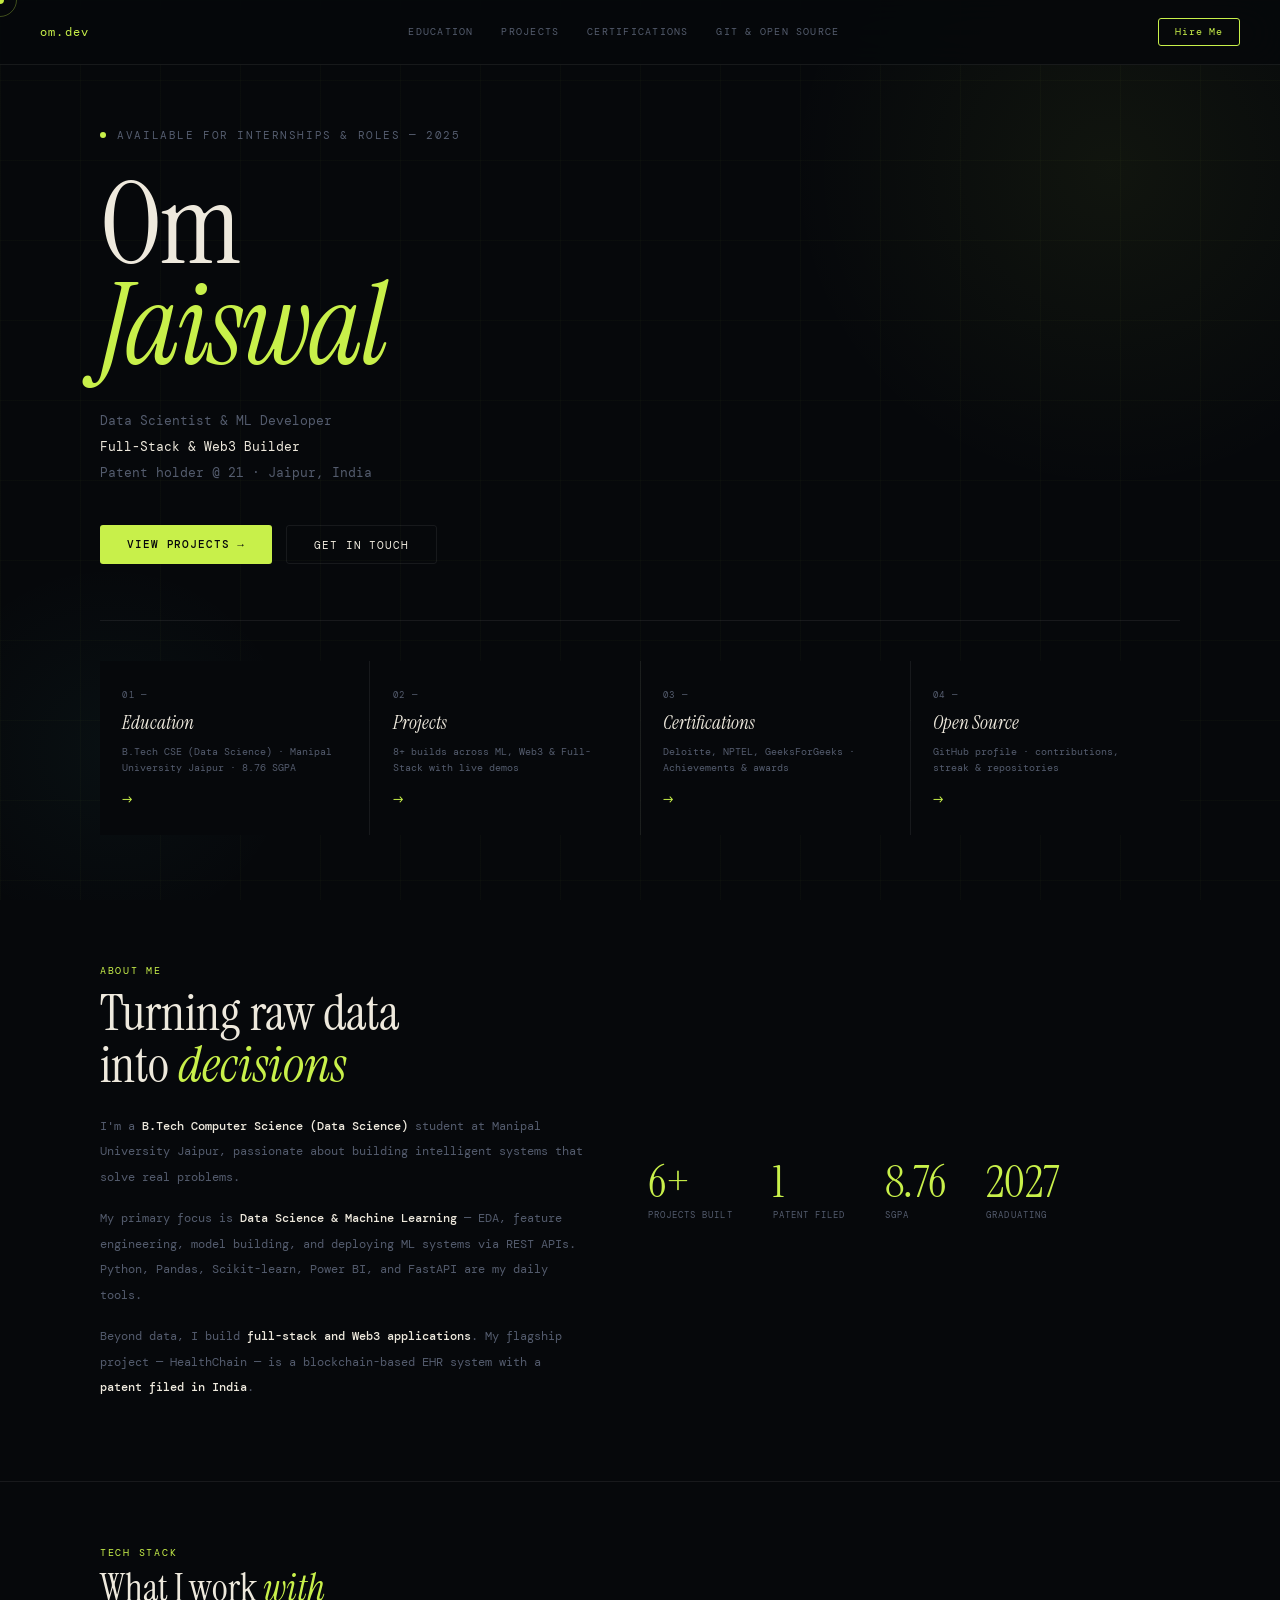
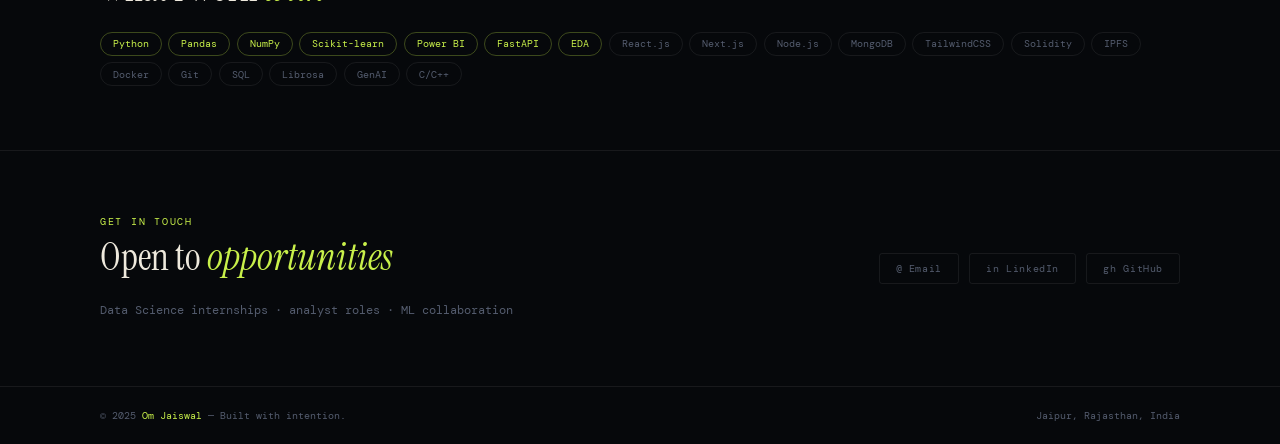
<file: index.html>
<!DOCTYPE html>
<html lang="en">
<head>
<meta charset="UTF-8"/><meta name="viewport" content="width=device-width, initial-scale=1.0"/>
<title>Om Jaiswal — Portfolio</title>
<link href="https://fonts.googleapis.com/css2?family=Instrument+Serif:ital@0;1&family=DM+Mono:wght@300;400;500&family=Syne:wght@400;700;800&display=swap" rel="stylesheet"/>
<link rel="stylesheet" href="style.css"/>
</head>
<body>
<div id="cur"></div><div id="cur-ring"></div>
<nav>
  <a class="nav-logo" href="index.html">om.dev</a>
  <div class="nav-links">
    <a href="education.html">Education</a>
    <a href="projects.html">Projects</a>
    <a href="certifications.html">Certifications</a>
    <a href="opensource.html">Git & Open Source</a>
  </div>
  <a class="nav-cta" href="mailto:omjaiswal@example.com">Hire Me</a>
</nav>

<section id="hero">
  <div class="hero-bg-grid"></div>
  <div class="hero-glow"></div>
  <div class="hero-glow2"></div>
  <div class="hero-inner">
    <div class="hero-tag"><span class="pulse-dot"></span>Available for internships &amp; roles — 2025</div>
    <div class="hero-name">Om<br><em>Jaiswal</em></div>
    <div class="hero-sub">Data Scientist &amp; ML Developer<br><span class="hi">Full-Stack &amp; Web3 Builder</span><br>Patent holder @ 21 · Jaipur, India</div>
    <div class="hero-links">
      <a class="btn-prim" href="projects.html">View Projects →</a>
      <a class="btn-sec" href="mailto:omjaiswal@example.com">Get in Touch</a>
    </div>
    <div class="hero-divider"></div>
    <div class="hero-nav-cards">
      <a class="h-card" href="education.html">
        <div class="h-card-num">01 —</div>
        <div class="h-card-title">Education</div>
        <div class="h-card-sub">B.Tech CSE (Data Science) · Manipal University Jaipur · 8.76 SGPA</div>
        <div class="h-card-arrow">→</div>
      </a>
      <a class="h-card" href="projects.html">
        <div class="h-card-num">02 —</div>
        <div class="h-card-title">Projects</div>
        <div class="h-card-sub">8+ builds across ML, Web3 &amp; Full-Stack with live demos</div>
        <div class="h-card-arrow">→</div>
      </a>
      <a class="h-card" href="certifications.html">
        <div class="h-card-num">03 —</div>
        <div class="h-card-title">Certifications</div>
        <div class="h-card-sub">Deloitte, NPTEL, GeeksForGeeks · Achievements &amp; awards</div>
        <div class="h-card-arrow">→</div>
      </a>
      <a class="h-card" href="opensource.html">
        <div class="h-card-num">04 —</div>
        <div class="h-card-title">Open Source</div>
        <div class="h-card-sub">GitHub profile · contributions, streak &amp; repositories</div>
        <div class="h-card-arrow">→</div>
      </a>
    </div>
  </div>
</section>

<section class="section">
  <div class="section-inner">
    <div class="two-col">
      <div class="reveal">
        <div class="s-label">About Me</div>
        <div class="s-heading">Turning raw data<br>into <em>decisions</em></div>
        <div class="body-text">
          <p>I'm a <strong>B.Tech Computer Science (Data Science)</strong> student at Manipal University Jaipur, passionate about building intelligent systems that solve real problems.</p>
          <p>My primary focus is <strong>Data Science &amp; Machine Learning</strong> — EDA, feature engineering, model building, and deploying ML systems via REST APIs. Python, Pandas, Scikit-learn, Power BI, and FastAPI are my daily tools.</p>
          <p>Beyond data, I build <strong>full-stack and Web3 applications</strong>. My flagship project — HealthChain — is a blockchain-based EHR system with a <strong>patent filed in India</strong>.</p>
        </div>
      </div>
      <div class="reveal delay-2">
        <div class="stats-row">
          <div class="stat"><div class="stat-n">6+</div><div class="stat-l">Projects Built</div></div>
          <div class="stat"><div class="stat-n">1</div><div class="stat-l">Patent Filed</div></div>
          <div class="stat"><div class="stat-n">8.76</div><div class="stat-l">SGPA</div></div>
          <div class="stat"><div class="stat-n">2027</div><div class="stat-l">Graduating</div></div>
        </div>
      </div>
    </div>
  </div>
</section>

<section class="section">
  <div class="section-inner">
    <div class="reveal">
      <div class="s-label">Tech Stack</div>
      <div class="s-heading sm">What I work <em>with</em></div>
    </div>
    <div class="pills-row reveal delay-1">
      <span class="pill hi">Python</span><span class="pill hi">Pandas</span><span class="pill hi">NumPy</span><span class="pill hi">Scikit-learn</span><span class="pill hi">Power BI</span><span class="pill hi">FastAPI</span><span class="pill hi">EDA</span>
      <span class="pill">React.js</span><span class="pill">Next.js</span><span class="pill">Node.js</span><span class="pill">MongoDB</span><span class="pill">TailwindCSS</span>
      <span class="pill">Solidity</span><span class="pill">IPFS</span><span class="pill">Docker</span><span class="pill">Git</span><span class="pill">SQL</span><span class="pill">Librosa</span><span class="pill">GenAI</span><span class="pill">C/C++</span>
    </div>
  </div>
</section>

<section class="section no-border">
  <div class="section-inner">
    <div class="contact-flex">
      <div class="reveal">
        <div class="s-label">Get In Touch</div>
        <div class="s-heading sm">Open to <em>opportunities</em></div>
        <div class="sub-text">Data Science internships · analyst roles · ML collaboration</div>
      </div>
      <div class="c-links reveal delay-2">
        <a class="c-link" href="mailto:jaiswal435@gmail.com">@ Email</a>
        <a class="c-link" href="https://linkedin.com/in/om-jaiswal-1b315126b" target="_blank">in LinkedIn</a>
        <a class="c-link" href="https://github.com/jswlom" target="_blank">gh GitHub</a>
      </div>
    </div>
  </div>
</section>

<footer>
  <div class="footer-inner">
    <div class="f-text">© 2025 <span>Om Jaiswal</span> — Built with intention.</div>
    <div class="f-text">Jaipur, Rajasthan, India</div>
  </div>
</footer>
<script src="main.js"></script>
</body>
</html>
</file>
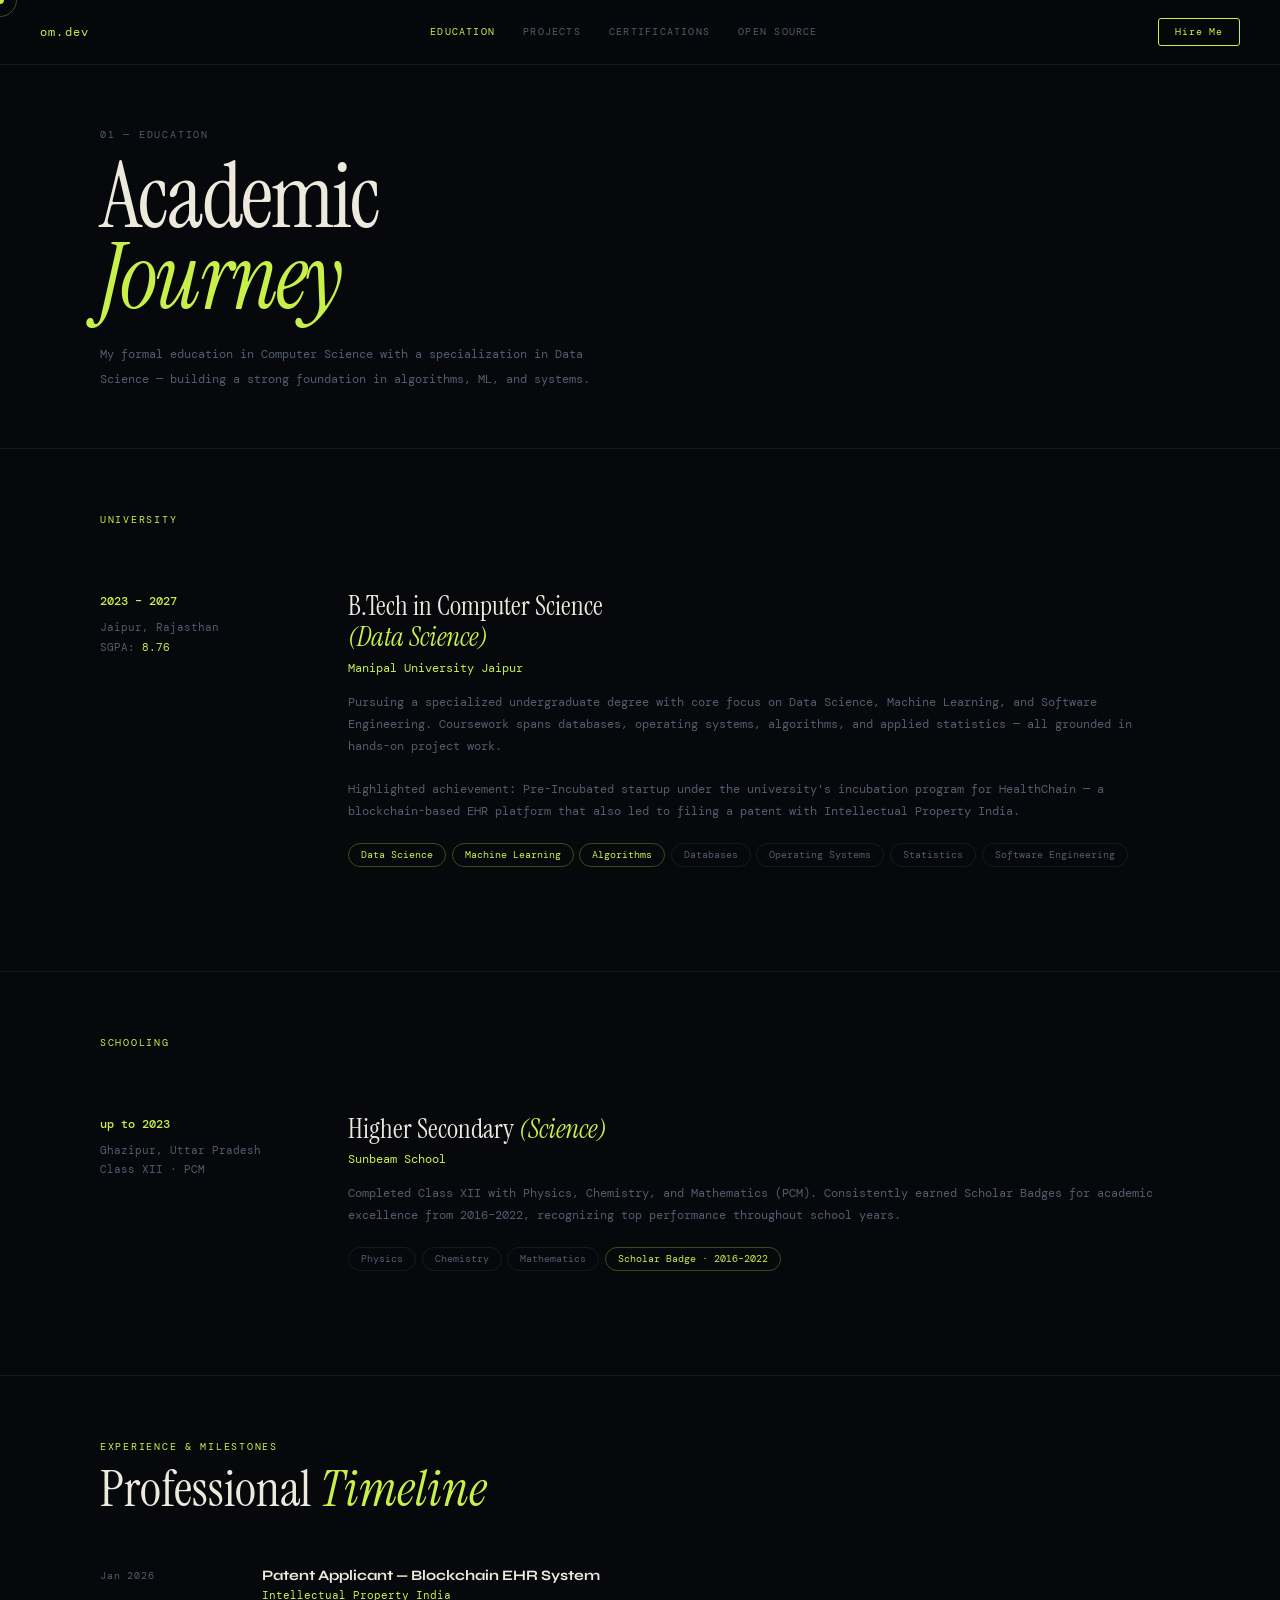
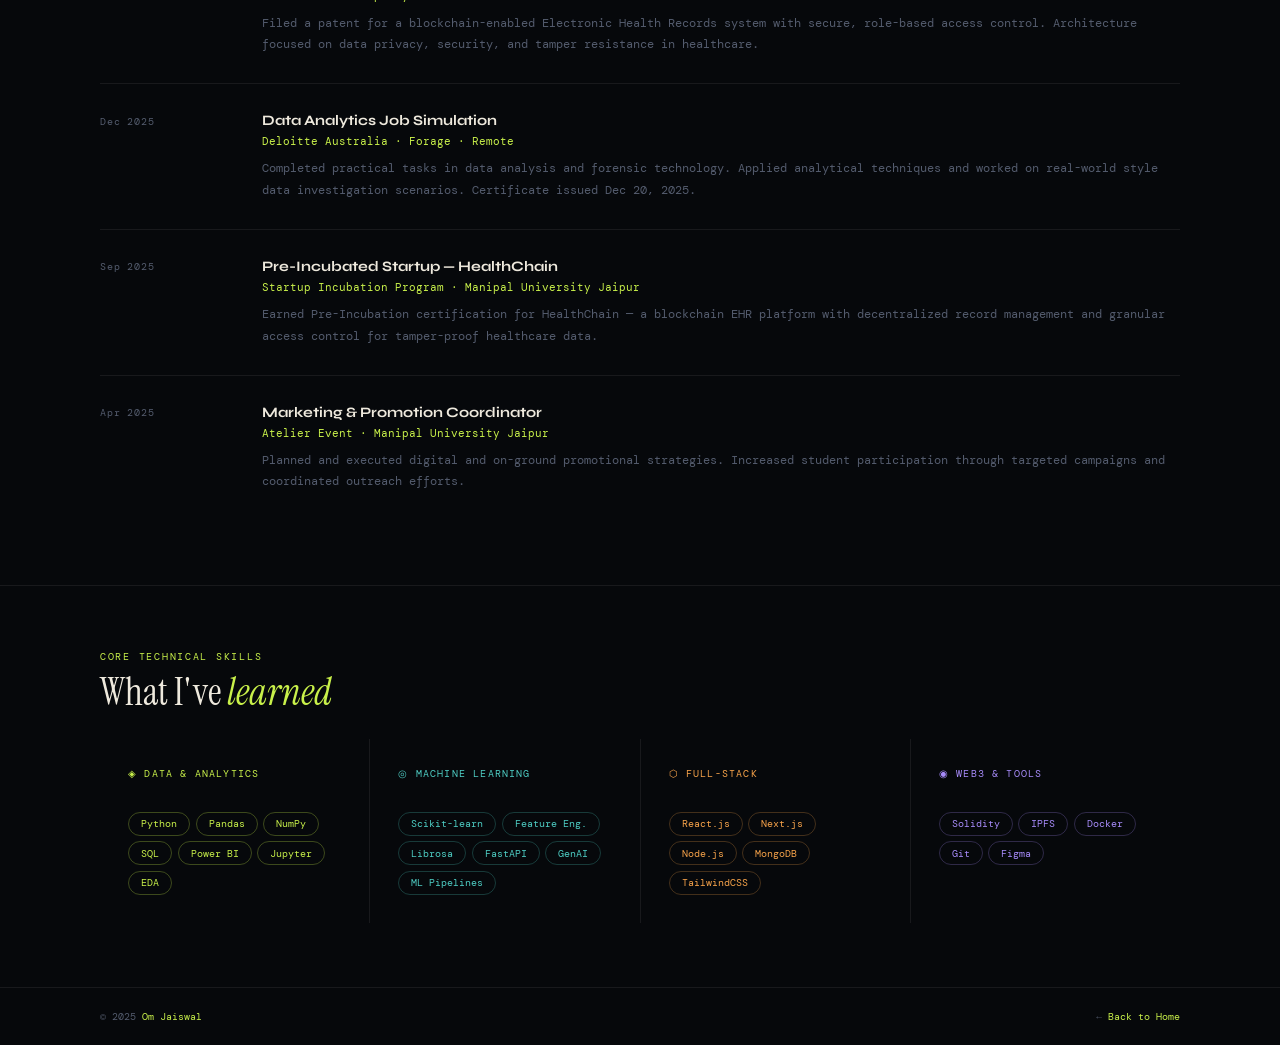
<file: education.html>
<!DOCTYPE html>
<html lang="en">
<head>
<meta charset="UTF-8"/><meta name="viewport" content="width=device-width, initial-scale=1.0"/>
<title>Education — Om Jaiswal</title>
<link href="https://fonts.googleapis.com/css2?family=Instrument+Serif:ital@0;1&family=DM+Mono:wght@300;400;500&family=Syne:wght@400;700;800&display=swap" rel="stylesheet"/>
<link rel="stylesheet" href="style.css"/>
</head>
<body>
<div id="cur"></div><div id="cur-ring"></div>
<nav>
  <a class="nav-logo" href="index.html">om.dev</a>
  <div class="nav-links">
    <a href="education.html" class="active">Education</a>
    <a href="projects.html">Projects</a>
    <a href="certifications.html">Certifications</a>
    <a href="opensource.html">Open Source</a>
  </div>
  <a class="nav-cta" href="mailto:omjaiswal@example.com">Hire Me</a>
</nav>

<div class="page-hero">
  <div class="page-hero-inner">
    <div class="page-num reveal">01 — Education</div>
    <div class="page-title reveal delay-1">Academic<br><em>Journey</em></div>
    <div class="page-desc reveal delay-2">My formal education in Computer Science with a specialization in Data Science — building a strong foundation in algorithms, ML, and systems.</div>
  </div>
</div>

<!-- UNIVERSITY -->
<section class="section">
  <div class="section-inner">
    <div class="s-label reveal">University</div>
    <div style="margin-top:1.5rem;">
      <div class="edu-block reveal">
        <div class="edu-meta">
          <span class="year">2023 – 2027</span>
          Jaipur, Rajasthan<br>SGPA: <span style="color:var(--accent)">8.76</span>
        </div>
        <div class="edu-right">
          <div class="edu-degree">B.Tech in Computer Science<br><em>(Data Science)</em></div>
          <div class="edu-inst">Manipal University Jaipur</div>
          <div class="edu-desc">
            Pursuing a specialized undergraduate degree with core focus on Data Science, Machine Learning, and Software Engineering. Coursework spans databases, operating systems, algorithms, and applied statistics — all grounded in hands-on project work.<br><br>
            Highlighted achievement: Pre-Incubated startup under the university's incubation program for HealthChain — a blockchain-based EHR platform that also led to filing a patent with Intellectual Property India.
          </div>
          <div class="edu-pills">
            <span class="pill hi">Data Science</span><span class="pill hi">Machine Learning</span><span class="pill hi">Algorithms</span>
            <span class="pill">Databases</span><span class="pill">Operating Systems</span><span class="pill">Statistics</span><span class="pill">Software Engineering</span>
          </div>
        </div>
      </div>
    </div>
  </div>
</section>

<!-- SCHOOLING -->
<section class="section">
  <div class="section-inner">
    <div class="s-label reveal">Schooling</div>
    <div style="margin-top:1.5rem;">
      <div class="edu-block reveal">
        <div class="edu-meta">
          <span class="year">up to 2023</span>
          Ghazipur, Uttar Pradesh<br>Class XII · PCM
        </div>
        <div class="edu-right">
          <div class="edu-degree">Higher Secondary <em>(Science)</em></div>
          <div class="edu-inst">Sunbeam School</div>
          <div class="edu-desc">Completed Class XII with Physics, Chemistry, and Mathematics (PCM). Consistently earned Scholar Badges for academic excellence from 2016–2022, recognizing top performance throughout school years.</div>
          <div class="edu-pills">
            <span class="pill">Physics</span><span class="pill">Chemistry</span><span class="pill">Mathematics</span><span class="pill hi">Scholar Badge · 2016–2022</span>
          </div>
        </div>
      </div>
    </div>
  </div>
</section>

<!-- EXPERIENCE / TIMELINE -->
<section class="section">
  <div class="section-inner">
    <div class="s-label reveal">Experience & Milestones</div>
    <div class="s-heading reveal delay-1">Professional <em>Timeline</em></div>
    <div class="timeline">
      <div class="tl-item reveal">
        <div class="tl-date">Jan 2026</div>
        <div class="tl-right">
          <div class="tl-role">Patent Applicant — Blockchain EHR System</div>
          <div class="tl-org">Intellectual Property India</div>
          <div class="tl-desc">Filed a patent for a blockchain-enabled Electronic Health Records system with secure, role-based access control. Architecture focused on data privacy, security, and tamper resistance in healthcare.</div>
        </div>
      </div>
      <div class="tl-item reveal delay-1">
        <div class="tl-date">Dec 2025</div>
        <div class="tl-right">
          <div class="tl-role">Data Analytics Job Simulation</div>
          <div class="tl-org">Deloitte Australia · Forage · Remote</div>
          <div class="tl-desc">Completed practical tasks in data analysis and forensic technology. Applied analytical techniques and worked on real-world style data investigation scenarios. Certificate issued Dec 20, 2025.</div>
        </div>
      </div>
      <div class="tl-item reveal delay-2">
        <div class="tl-date">Sep 2025</div>
        <div class="tl-right">
          <div class="tl-role">Pre-Incubated Startup — HealthChain</div>
          <div class="tl-org">Startup Incubation Program · Manipal University Jaipur</div>
          <div class="tl-desc">Earned Pre-Incubation certification for HealthChain — a blockchain EHR platform with decentralized record management and granular access control for tamper-proof healthcare data.</div>
        </div>
      </div>
      <div class="tl-item reveal delay-3">
        <div class="tl-date">Apr 2025</div>
        <div class="tl-right">
          <div class="tl-role">Marketing & Promotion Coordinator</div>
          <div class="tl-org">Atelier Event · Manipal University Jaipur</div>
          <div class="tl-desc">Planned and executed digital and on-ground promotional strategies. Increased student participation through targeted campaigns and coordinated outreach efforts.</div>
        </div>
      </div>
    </div>
  </div>
</section>

<!-- SKILLS -->
<section class="section no-border">
  <div class="section-inner">
    <div class="s-label reveal">Core Technical Skills</div>
    <div class="s-heading sm reveal delay-1">What I've <em>learned</em></div>
    <div style="display:grid;grid-template-columns:repeat(4,1fr);gap:1px;background:var(--border);margin-top:1.75rem;">
      <div class="card reveal" style="position:relative;">
        <div style="font-family:var(--mono);font-size:.62rem;color:var(--accent);letter-spacing:.12em;text-transform:uppercase;margin-bottom:.5rem;">◈ Data &amp; Analytics</div>
        <div class="edu-pills"><span class="pill hi">Python</span><span class="pill hi">Pandas</span><span class="pill hi">NumPy</span><span class="pill hi">SQL</span><span class="pill hi">Power BI</span><span class="pill hi">Jupyter</span><span class="pill hi">EDA</span></div>
      </div>
      <div class="card reveal delay-1" style="position:relative;">
        <div style="font-family:var(--mono);font-size:.62rem;color:var(--accent2);letter-spacing:.12em;text-transform:uppercase;margin-bottom:.5rem;">◎ Machine Learning</div>
        <div class="edu-pills"><span class="pill teal">Scikit-learn</span><span class="pill teal">Feature Eng.</span><span class="pill teal">Librosa</span><span class="pill teal">FastAPI</span><span class="pill teal">GenAI</span><span class="pill teal">ML Pipelines</span></div>
      </div>
      <div class="card reveal delay-2" style="position:relative;">
        <div style="font-family:var(--mono);font-size:.62rem;color:var(--accent3);letter-spacing:.12em;text-transform:uppercase;margin-bottom:.5rem;">⬡ Full-Stack</div>
        <div class="edu-pills"><span class="pill ora">React.js</span><span class="pill ora">Next.js</span><span class="pill ora">Node.js</span><span class="pill ora">MongoDB</span><span class="pill ora">TailwindCSS</span></div>
      </div>
      <div class="card reveal delay-3" style="position:relative;">
        <div style="font-family:var(--mono);font-size:.62rem;color:#a78bfa;letter-spacing:.12em;text-transform:uppercase;margin-bottom:.5rem;">◉ Web3 &amp; Tools</div>
        <div class="edu-pills"><span class="pill" style="border-color:rgba(167,139,250,.25);color:#a78bfa;">Solidity</span><span class="pill" style="border-color:rgba(167,139,250,.25);color:#a78bfa;">IPFS</span><span class="pill" style="border-color:rgba(167,139,250,.25);color:#a78bfa;">Docker</span><span class="pill" style="border-color:rgba(167,139,250,.25);color:#a78bfa;">Git</span><span class="pill" style="border-color:rgba(167,139,250,.25);color:#a78bfa;">Figma</span></div>
      </div>
    </div>
  </div>
</section>

<footer>
  <div class="footer-inner">
    <div class="f-text">© 2025 <span>Om Jaiswal</span></div>
    <div class="f-text">← <a href="index.html" style="color:var(--accent);text-decoration:none;">Back to Home</a></div>
  </div>
</footer>
<script src="main.js"></script>
</body>
</html>
</file>
<file: style.css>
*{margin:0;padding:0;box-sizing:border-box;}
:root{
  --bg:#06080b;--bg2:#0c0f14;--bg3:#121620;
  --accent:#c8f04a;--accent2:#4ecdc4;--accent3:#f7a34a;
  --text:#eee9dd;--muted:#545c6e;--border:rgba(255,250,255,0.07);
  --card:#0f1318;
  --serif:'Instrument Serif',serif;
  --mono:'DM Mono',monospace;
  --sans:'Syne',sans-serif;
  --max-w:1080px;
  --ease:cubic-bezier(.4,0,.2,1);
}
html{scroll-behavior:smooth;}
body{background:var(--bg);color:var(--text);font-family:var(--sans);overflow-x:hidden;}

/* CURSOR */
#cur{position:fixed;width:8px;height:8px;background:var(--accent);border-radius:50%;pointer-events:none;z-index:9999;transform:translate(-50%,-50%);mix-blend-mode:difference;}
#cur-ring{position:fixed;width:34px;height:34px;border:1px solid rgba(200,240,74,0.3);border-radius:50%;pointer-events:none;z-index:9998;transform:translate(-50%,-50%);}

/* NAV */
nav{position:fixed;top:0;left:0;right:0;z-index:100;padding:1.1rem 2.5rem;display:flex;align-items:center;justify-content:space-between;border-bottom:1px solid var(--border);background:rgba(6,8,11,0.9);backdrop-filter:blur(20px);}
.nav-logo{font-family:var(--mono);font-size:.78rem;color:var(--accent);letter-spacing:.1em;text-decoration:none;}
.nav-links{display:flex;gap:1.75rem;align-items:center;}
.nav-links a{font-family:var(--mono);font-size:.64rem;color:var(--muted);text-decoration:none;letter-spacing:.12em;text-transform:uppercase;transition:color .2s;}
.nav-links a:hover,.nav-links a.active{color:var(--accent);}
.nav-cta{font-family:var(--mono);font-size:.64rem;padding:.42rem 1rem;border:1px solid var(--accent);color:var(--accent);border-radius:3px;text-decoration:none;letter-spacing:.08em;transition:background .2s,color .2s;}
.nav-cta:hover{background:var(--accent);color:#06080b;}

/* PAGE HERO (inner pages) */
.page-hero{padding:8rem 2.5rem 3.5rem;border-bottom:1px solid var(--border);}
.page-hero-inner{max-width:var(--max-w);margin:0 auto;}
.page-num{font-family:var(--mono);font-size:.62rem;color:var(--muted);letter-spacing:.18em;text-transform:uppercase;margin-bottom:1rem;}
.page-title{font-family:var(--serif);font-size:clamp(3rem,7vw,6rem);font-weight:400;line-height:.9;letter-spacing:-.02em;margin-bottom:1.5rem;}
.page-title em{color:var(--accent);font-style:italic;}
.page-desc{font-family:var(--mono);font-size:.78rem;color:var(--muted);max-width:500px;line-height:2;}

/* HERO (index only) */
#hero{min-height:100vh;display:flex;align-items:center;padding:8rem 2.5rem 4rem;position:relative;overflow:hidden;}
.hero-bg-grid{position:absolute;inset:0;background-image:linear-gradient(rgba(200,240,74,0.025) 1px,transparent 1px),linear-gradient(90deg,rgba(200,240,74,0.025) 1px,transparent 1px);background-size:80px 80px;pointer-events:none;}
.hero-glow{position:absolute;width:700px;height:700px;background:radial-gradient(circle,rgba(200,240,74,0.055) 0%,transparent 65%);top:-180px;right:-180px;pointer-events:none;}
.hero-glow2{position:absolute;width:380px;height:380px;background:radial-gradient(circle,rgba(78,205,196,0.04) 0%,transparent 70%);bottom:-40px;left:-80px;pointer-events:none;}
.hero-inner{max-width:var(--max-w);margin:0 auto;width:100%;position:relative;}
.hero-tag{font-family:var(--mono);font-size:.66rem;color:var(--muted);letter-spacing:.15em;text-transform:uppercase;margin-bottom:2rem;display:flex;align-items:center;gap:.7rem;animation:fadeUp .6s .1s ease both;}
.pulse-dot{width:6px;height:6px;background:var(--accent);border-radius:50%;flex-shrink:0;animation:pulse 2.2s infinite;}
.hero-name{font-family:var(--serif);font-size:clamp(3.8rem,9vw,8rem);font-weight:400;line-height:.88;letter-spacing:-.02em;margin-bottom:2rem;animation:fadeUp .6s .2s ease both;}
.hero-name em{color:var(--accent);font-style:italic;}
.hero-sub{font-family:var(--mono);font-size:.8rem;color:var(--muted);max-width:420px;line-height:2;margin-bottom:2.5rem;animation:fadeUp .6s .3s ease both;}
.hero-sub .hi{color:var(--text);}
.hero-links{display:flex;gap:.875rem;flex-wrap:wrap;margin-bottom:3.5rem;animation:fadeUp .6s .4s ease both;}
.btn-prim{padding:.72rem 1.7rem;background:var(--accent);color:#06080b;font-family:var(--mono);font-size:.68rem;font-weight:500;letter-spacing:.08em;text-decoration:none;border-radius:3px;transition:opacity .2s,transform .15s;text-transform:uppercase;display:inline-block;}
.btn-prim:hover{opacity:.85;transform:translateY(-2px);}
.btn-sec{padding:.72rem 1.7rem;background:transparent;color:var(--text);font-family:var(--mono);font-size:.68rem;letter-spacing:.08em;text-decoration:none;border:1px solid var(--border);border-radius:3px;transition:border-color .2s,transform .15s;text-transform:uppercase;display:inline-block;}
.btn-sec:hover{border-color:var(--accent);transform:translateY(-2px);}
.hero-divider{width:100%;height:1px;background:var(--border);margin-bottom:2.5rem;}
.hero-nav-cards{display:grid;grid-template-columns:repeat(4,1fr);gap:1px;background:var(--border);animation:fadeUp .6s .5s ease both;}
.h-card{background:var(--bg);padding:1.75rem 1.4rem;text-decoration:none;color:var(--text);transition:background .25s;position:relative;overflow:hidden;display:flex;flex-direction:column;gap:.55rem;}
.h-card::before{content:'';position:absolute;top:0;left:0;right:0;height:2px;background:var(--accent);transform:scaleX(0);transform-origin:left;transition:transform .35s var(--ease);}
.h-card:hover{background:var(--bg2);}
.h-card:hover::before{transform:scaleX(1);}
.h-card-num{font-family:var(--mono);font-size:.56rem;color:var(--muted);letter-spacing:.15em;}
.h-card-title{font-family:var(--serif);font-size:1.2rem;font-style:italic;}
.h-card-sub{font-family:var(--mono);font-size:.61rem;color:var(--muted);line-height:1.65;}
.h-card-arrow{font-size:.8rem;color:var(--accent);margin-top:.4rem;transition:transform .2s;}
.h-card:hover .h-card-arrow{transform:translateX(4px);}

/* SECTIONS */
.section{padding:4rem 2.5rem;border-bottom:1px solid var(--border);}
.section.no-border{border-bottom:none;}
.section-inner{max-width:var(--max-w);margin:0 auto;}
.s-label{font-family:var(--mono);font-size:.6rem;color:var(--accent);letter-spacing:.18em;text-transform:uppercase;margin-bottom:.65rem;}
.s-heading{font-family:var(--serif);font-size:clamp(2rem,4vw,3.2rem);line-height:1.0;margin-bottom:1.5rem;}
.s-heading.sm{font-size:clamp(1.6rem,3.5vw,2.4rem);}
.s-heading em{color:var(--accent);font-style:italic;}
.two-col{display:grid;grid-template-columns:1fr 1.1fr;gap:4rem;align-items:center;}
.body-text{font-family:var(--mono);font-size:.76rem;color:var(--muted);line-height:2.1;}
.body-text strong{color:var(--text);font-weight:500;}
.body-text p{margin-bottom:1rem;}
.sub-text{font-family:var(--mono);font-size:.72rem;color:var(--muted);margin-top:.4rem;line-height:1.8;}
.stats-row{display:flex;gap:2.5rem;flex-wrap:wrap;}
.stat{display:flex;flex-direction:column;gap:.25rem;}
.stat-n{font-family:var(--serif);font-size:2.8rem;color:var(--accent);line-height:1;}
.stat-l{font-family:var(--mono);font-size:.55rem;color:var(--muted);letter-spacing:.12em;text-transform:uppercase;}
.pills-row{display:flex;flex-wrap:wrap;gap:.4rem;margin-top:1.5rem;}
.pill{font-family:var(--mono);font-size:.64rem;padding:.28rem .75rem;border:1px solid var(--border);border-radius:100px;color:var(--muted);transition:border-color .2s,color .2s;cursor:default;}
.pill:hover,.pill.hi{border-color:rgba(200,240,74,.28);color:var(--accent);}
.pill.teal{border-color:rgba(78,205,196,.25);color:var(--accent2);}
.pill.ora{border-color:rgba(247,163,74,.25);color:var(--accent3);}

/* CARDS */
.cards-grid{display:grid;grid-template-columns:repeat(3,1fr);gap:1px;background:var(--border);margin-top:2rem;}
.card{background:var(--bg);padding:1.75rem;display:flex;flex-direction:column;gap:.7rem;transition:background .25s;position:relative;}
.card::after{content:'';position:absolute;top:0;left:0;bottom:0;width:2px;background:var(--accent);transform:scaleY(0);transform-origin:top;transition:transform .35s var(--ease);}
.card:hover{background:var(--bg2);}
.card:hover::after{transform:scaleY(1);}
.card-icon{font-size:1.2rem;margin-bottom:.2rem;}
.card-badge{font-family:var(--mono);font-size:.58rem;padding:.18rem .5rem;border-radius:100px;background:rgba(200,240,74,.1);color:var(--accent);border:1px solid rgba(200,240,74,.2);width:fit-content;}
.card-badge.data{background:rgba(78,205,196,.1);color:var(--accent2);border-color:rgba(78,205,196,.2);}
.card-badge.web{background:rgba(247,163,74,.1);color:var(--accent3);border-color:rgba(247,163,74,.2);}
.card-title{font-family:var(--sans);font-size:.92rem;font-weight:700;letter-spacing:-.01em;transition:color .2s;}
.card:hover .card-title{color:var(--accent);}
.card-desc{font-family:var(--mono);font-size:.72rem;color:var(--muted);line-height:1.85;flex:1;}
.card-stack{display:flex;flex-wrap:wrap;gap:.3rem;margin-top:auto;}
.stack-tag{font-family:var(--mono);font-size:.6rem;padding:.15rem .45rem;background:var(--bg2);color:var(--muted);border:1px solid var(--border);border-radius:3px;}
.card-links{display:flex;gap:.45rem;flex-wrap:wrap;margin-top:.5rem;}
.proj-link{font-family:var(--mono);font-size:.63rem;padding:.22rem .6rem;border-radius:3px;text-decoration:none;display:inline-flex;align-items:center;gap:.3rem;transition:opacity .2s;}
.proj-link.live{background:rgba(78,205,196,.1);color:var(--accent2);border:1px solid rgba(78,205,196,.25);}
.proj-link.live:hover{opacity:.75;}
.proj-link.gh{background:rgba(200,240,74,.08);color:var(--accent);border:1px solid rgba(200,240,74,.2);}
.proj-link.gh:hover{opacity:.75;}

/* TIMELINE */
.timeline{display:flex;flex-direction:column;margin-top:1.5rem;}
.tl-item{display:grid;grid-template-columns:130px 1fr;gap:2rem;padding:1.75rem 0;border-bottom:1px solid var(--border);align-items:start;transition:padding-left .2s;}
.tl-item:last-child{border-bottom:none;}
.tl-item:hover{padding-left:.5rem;}
.tl-date{font-family:var(--mono);font-size:.64rem;color:var(--muted);letter-spacing:.08em;padding-top:.15rem;}
.tl-right{display:flex;flex-direction:column;gap:.3rem;}
.tl-role{font-family:var(--sans);font-size:.9rem;font-weight:700;}
.tl-org{font-family:var(--mono);font-size:.68rem;color:var(--accent);}
.tl-desc{font-family:var(--mono);font-size:.72rem;color:var(--muted);line-height:1.85;margin-top:.35rem;}

/* CERT CARDS */
.cert-grid{display:grid;grid-template-columns:repeat(3,1fr);gap:1px;background:var(--border);margin-top:1.75rem;}
.cert-card{background:var(--bg);padding:1.5rem;display:flex;flex-direction:column;gap:.35rem;transition:background .25s;}
.cert-card:hover{background:var(--bg2);}
.cert-issuer{font-family:var(--mono);font-size:.58rem;color:var(--accent);letter-spacing:.12em;text-transform:uppercase;}
.cert-issuer.teal{color:var(--accent2);}
.cert-name{font-family:var(--sans);font-size:.85rem;font-weight:700;line-height:1.3;}
.cert-date{font-family:var(--mono);font-size:.62rem;color:var(--muted);margin-top:.2rem;}

/* ACH CARDS */
.ach-grid{display:grid;grid-template-columns:repeat(4,1fr);gap:1px;background:var(--border);margin-top:1.75rem;}
.ach-card{background:var(--bg);padding:1.6rem;display:flex;flex-direction:column;gap:.35rem;transition:background .25s;}
.ach-card:hover{background:var(--bg2);}
.ach-icon{font-size:1.1rem;margin-bottom:.2rem;}
.ach-title{font-family:var(--sans);font-size:.85rem;font-weight:700;}
.ach-sub{font-family:var(--mono);font-size:.65rem;color:var(--muted);line-height:1.65;}

/* GITHUB */
.gh-box{background:var(--card);border:1px solid var(--border);border-radius:8px;padding:2rem;display:flex;flex-direction:column;gap:1.25rem;margin-top:1.75rem;}
.gh-box-title{font-family:var(--mono);font-size:.64rem;color:var(--accent);letter-spacing:.15em;text-transform:uppercase;display:flex;align-items:center;gap:.6rem;}
.gh-box-title::before{content:'';width:20px;height:1px;background:var(--accent);}
.gh-img{border-radius:5px;border:1px solid var(--border);max-width:100%;height:auto;display:block;}
.gh-img-row{display:flex;gap:1rem;flex-wrap:wrap;}
.gh-img-row .gh-img{flex:1;min-width:200px;}

/* EDUCATION */
.edu-block{display:grid;grid-template-columns:200px 1fr;gap:3rem;padding:2.5rem 0;border-bottom:1px solid var(--border);align-items:start;}
.edu-block:last-child{border-bottom:none;}
.edu-meta{font-family:var(--mono);font-size:.66rem;color:var(--muted);line-height:1.85;}
.edu-meta .year{color:var(--accent);font-size:.78rem;font-weight:500;display:block;margin-bottom:.3rem;}
.edu-right{display:flex;flex-direction:column;gap:.5rem;}
.edu-degree{font-family:var(--serif);font-size:clamp(1.2rem,2.5vw,1.7rem);line-height:1.15;}
.edu-degree em{color:var(--accent);font-style:italic;}
.edu-inst{font-family:var(--mono);font-size:.72rem;color:var(--accent);}
.edu-desc{font-family:var(--mono);font-size:.72rem;color:var(--muted);line-height:1.9;margin-top:.5rem;}
.edu-pills{display:flex;flex-wrap:wrap;gap:.35rem;margin-top:.75rem;}

/* CONTACT */
.contact-flex{display:flex;justify-content:space-between;align-items:center;flex-wrap:wrap;gap:2rem;}
.c-links{display:flex;gap:.65rem;flex-wrap:wrap;}
.c-link{font-family:var(--mono);font-size:.64rem;padding:.5rem 1rem;border:1px solid var(--border);border-radius:3px;text-decoration:none;color:var(--muted);letter-spacing:.06em;transition:border-color .2s,color .2s;}
.c-link:hover{border-color:var(--accent);color:var(--accent);}

/* FOOTER */
footer{border-top:1px solid var(--border);padding:1.4rem 2.5rem;}
.footer-inner{max-width:var(--max-w);margin:0 auto;display:flex;justify-content:space-between;align-items:center;flex-wrap:wrap;gap:1rem;}
.f-text{font-family:var(--mono);font-size:.6rem;color:var(--muted);}
.f-text span{color:var(--accent);}

/* ANIMATIONS */
@keyframes fadeUp{from{opacity:0;transform:translateY(18px);}to{opacity:1;transform:none;}}
@keyframes pulse{0%,100%{box-shadow:0 0 0 0 rgba(200,240,74,.4);}50%{box-shadow:0 0 0 8px rgba(200,240,74,0);}}
.reveal{opacity:0;transform:translateY(22px);transition:opacity .65s var(--ease),transform .65s var(--ease);}
.reveal.vis{opacity:1;transform:none;}
.delay-1{transition-delay:.1s;}.delay-2{transition-delay:.18s;}.delay-3{transition-delay:.26s;}

/* RESPONSIVE */
@media(max-width:900px){
  .hero-nav-cards{grid-template-columns:1fr 1fr;}
  .two-col{grid-template-columns:1fr;gap:2.5rem;}
  .cards-grid{grid-template-columns:1fr 1fr;}
  .cert-grid{grid-template-columns:1fr 1fr;}
  .ach-grid{grid-template-columns:1fr 1fr;}
  .edu-block{grid-template-columns:1fr;gap:1rem;}
}
@media(max-width:600px){
  nav{padding:1rem 1.25rem;}
  .nav-links{display:none;}
  #hero,.page-hero{padding:7rem 1.25rem 3rem;}
  .section{padding:3rem 1.25rem;}
  .cards-grid,.cert-grid,.ach-grid{grid-template-columns:1fr;}
  .tl-item{grid-template-columns:1fr;gap:.4rem;}
  .hero-nav-cards{grid-template-columns:1fr 1fr;}
}
</file>
